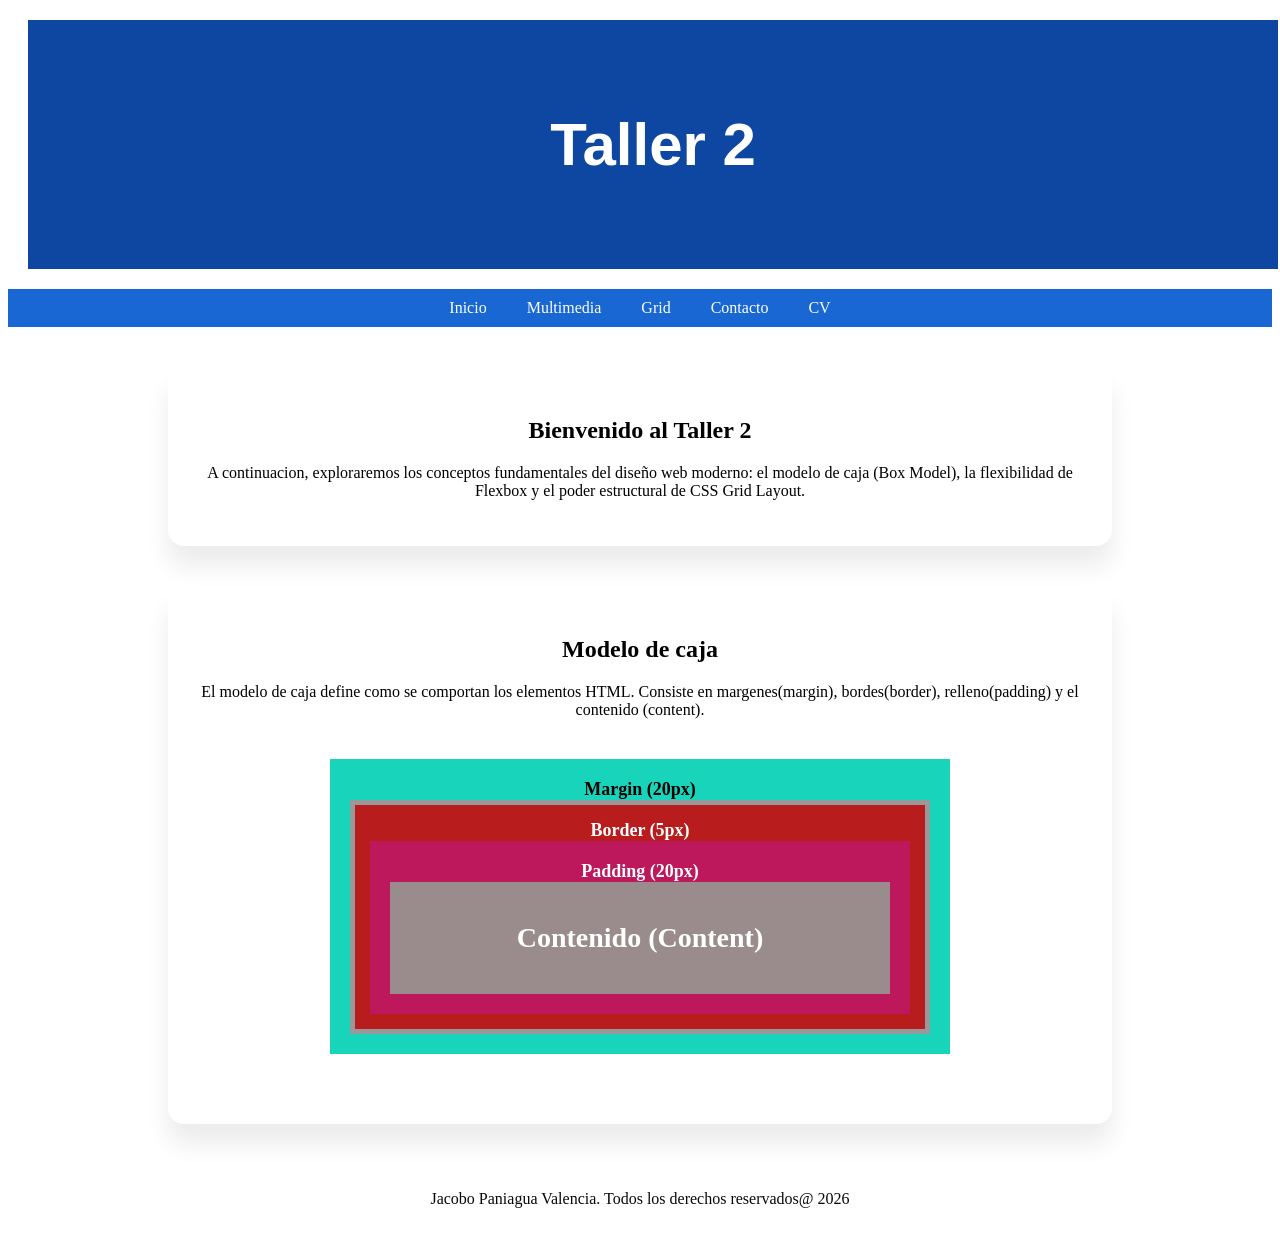
<file: index.html>
<!DOCTYPE html>
<html lang="en">
<head>
    <meta charset="UTF-8">
    <meta name="viewport" content="width=device-width, initial-scale=1.0">
    <title>Taller 2</title>
    <meta charset="UTF-8">
    <!--Favicon-->
    <link rel="shortcut icon" alt="Favicon" href="assets/img/logo.png" type="image/x-icon">
    <!--Meta tags-->
    <meta name="author" content="Jacobo Paniagua">
    <meta name="description" content="Taller 2 de Maquetación web">
    <meta name="keywords" content="TALLER, taller, Taller">
    <!--Optimization tags-->
    <meta name="theme-color" content="#ffffff">
    <meta name="MobileOptimized" content="width"> <!--Se optimizan para dispositivos móviles-->
    <meta name="HandheldFriendly" content="true">
    <meta name="mobile-web-app-capable" content="yes">
    <meta name="apple-mobile-web-app-status-bar-style" content="black-traslucent">
    <!--style sheets-->
    <link rel="stylesheet" alt="stylesheet" href="css/style.css">

</head>
<body>

    <div>
        <container>
            <header>
                <h1>Taller 2</h1>
            </header>
        </container>
    </div>
<!-- 
    <p id="intro">Welcome to CSS selector</p>
    <p>This is a normal paragraph.</p>
    <p class="highlights">This paragraph is highlighted.</p>
-->
    <nav>
        <ul class="hola">
            <li><a href='index.html'>Inicio</a></li>
            <li><a href='audio.html'>Multimedia</a></li>
            <li><a href='grid.html'>Grid</a></li>
            <li><a href='contacto.html'>Contacto</a></li>
            <li><a href='index_cv.html'>CV</a></li>
        </ul>
    </nav>      
   

    <main class="main-content-0">
        <article> 
            
            <h2>Bienvenido al Taller 2</h2>
            <p>A continuacion, exploraremos los conceptos fundamentales del diseño web moderno: el modelo de caja (Box Model), la flexibilidad de Flexbox y el poder estructural de CSS Grid Layout.</p>
        </article>
    </main>

    <main class="main-content-2">
        <article>
        <h2>Modelo de caja</h2>
       <p>El modelo de caja define como se comportan los elementos HTML. Consiste en margenes(margin), bordes(border), relleno(padding) y el contenido (content).</p>
        </article>
        
     <div class="box-model">
        
    <div class="margin">
        Margin (20px)

        <div class="border">
            Border (5px)

            <div class="padding">
                Padding (20px)

                <div class="content">
                    Contenido (Content)
                </div>

            </div>
        </div>
    </div>

</div>
    </main>

    

    <footer>
        <p> Jacobo Paniagua Valencia. Todos los derechos reservados@ 2026</p>
    </footer>

</body>
</html>
</file>
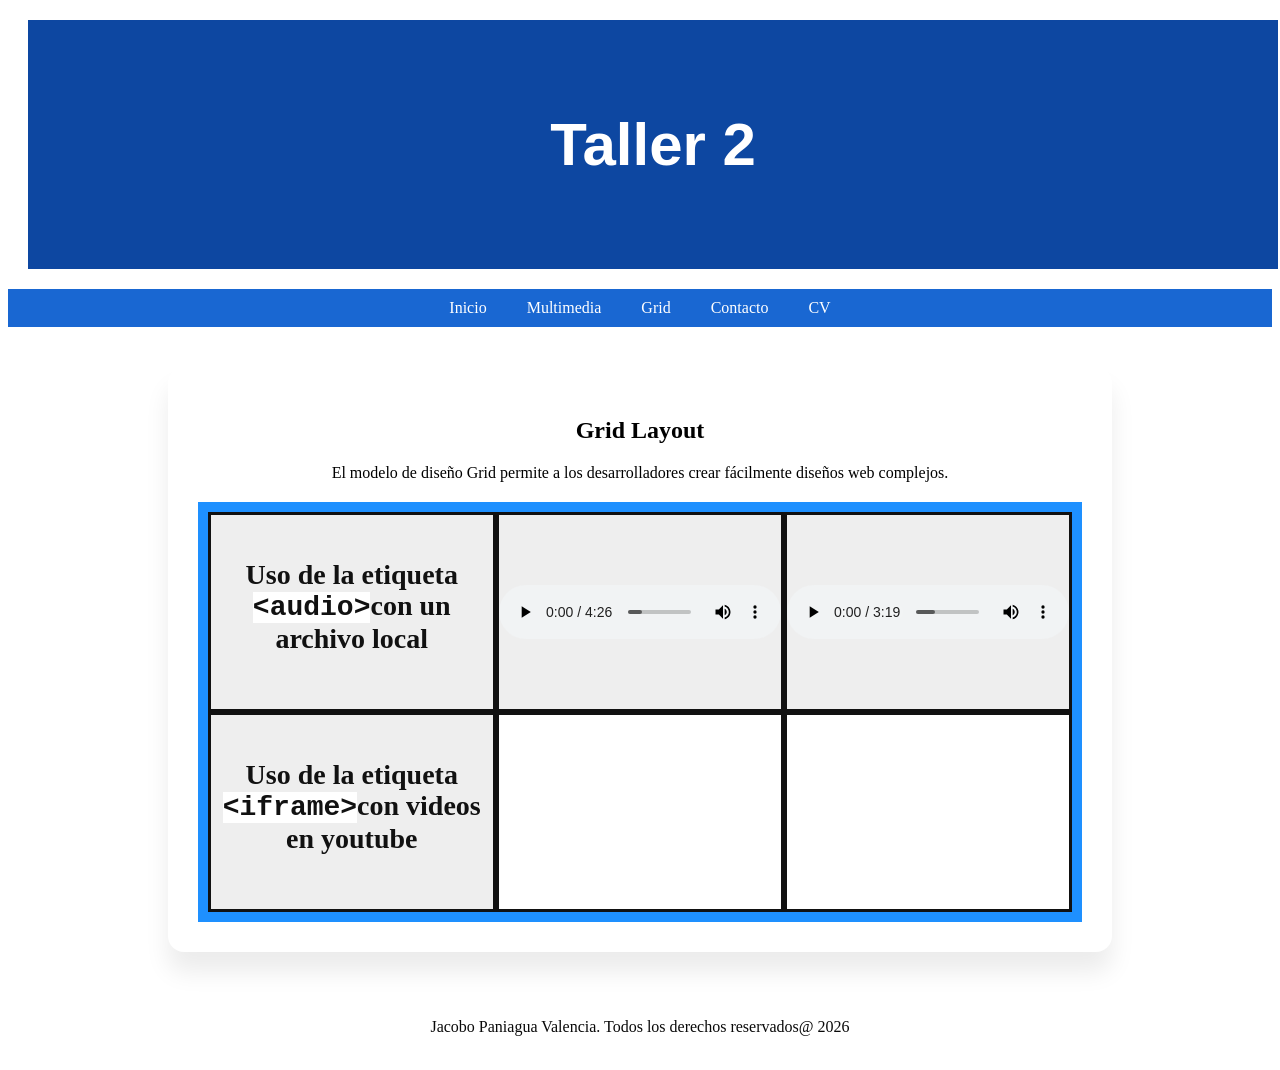
<file: audio.html>
<!DOCTYPE html>
<html lang="en">
<head>
    <meta charset="UTF-8">
    <meta name="viewport" content="width=device-width, initial-scale=1.0">
    <title>Document</title>
    <link rel="shortcut icon" alt="Favicon" href="img/logo.png" type="image/x-icon">
    <meta name="author" content="Jacobo Paniagua Valencia">
    <meta name="description" content="Taller 2 de Maquetación web">
    <meta name="keywords" content="TALLER, taller, Taller">
    <meta name="theme-color" content="#ffffff">
    <meta name="MobileOptimized" content="width"> <meta name="HandheldFriendly" content="true">
    <meta name="mobile-web-app-capable" content="yes">
    <meta name="apple-mobile-web-app-status-bar-style" content="black-translucent">
    <link class="elemento" rel="stylesheet" alt="stylesheet" href="css/style.css">
</head>
<body>

    <div>
        <container>
            <header>
                <h1>Taller 2</h1>
            </header>
        </container>
    </div>

    <nav>
        <ul class="hola">
            <li><a href='index.html'>Inicio</a></li>
            <li><a href='audio.html'>Multimedia</a></li>
            <li><a href='grid.html'>Grid</a></li>
            <li><a href='contacto.html'>Contacto</a></li>
            <li><a href='index_cv.html'>CV</a></li>
        </ul>
    </nav>      
   
    <main class="main-content-1">
        
    </main>

    <section class="grid-section">
        <h2>Grid Layout</h2>
        <p style="text-align:center; max-width:70%; margin:0 auto 20px;">El modelo de diseño Grid permite a los desarrolladores crear fácilmente diseños web complejos.</p>

        <div class="grid-container">
            <div class="item item1"> 
                <article class="article">
            <h2>Uso de la etiqueta <code>&lt;audio&gt;</code>con un archivo local</h2>
        
        </article>
            </div>
            
            <div class="item item2"><audio controls autoplay>
                <source src="audio/wun.mp3" type="audio/mpeg">
                Tu navegador no soporta la etiqueta de audio.
            </audio>
            </div>

            <div class="item item3"><audio controls>
                <source src="audio/vamoacochi.mp3" type="audio/mpeg">
                Tu navegador no soporta la etiqueta de audio.
            </audio>
        </div>
            <div class="item item4"><h2>Uso de la etiqueta <code>&lt;iframe&gt;</code>con videos en youtube</h2></div>
            <div class="item item5">
            <iframe 
            width="100%" 
            height="100%" 
            src="https://www.youtube.com/embed/tz1xZ7cCB74" 
                title="Video intro serie de Spider-Man"
            frameborder="0" 
            allowfullscreen>
    </iframe>
            </div>
            
            <div class="item item6">
            <iframe 
            width="100%" 
            height="100%" 
            src="https://www.youtube.com/embed/rrmUk2YUm14" 
                title="Video intro serie de Batman"
            frameborder="0" 
            allowfullscreen>
    </iframe>
            </div>
        </div>
    </section>

    <footer>
        <p> Jacobo Paniagua Valencia. Todos los derechos reservados@ 2026</p>
    </footer>
    
</body>
</html>
</file>
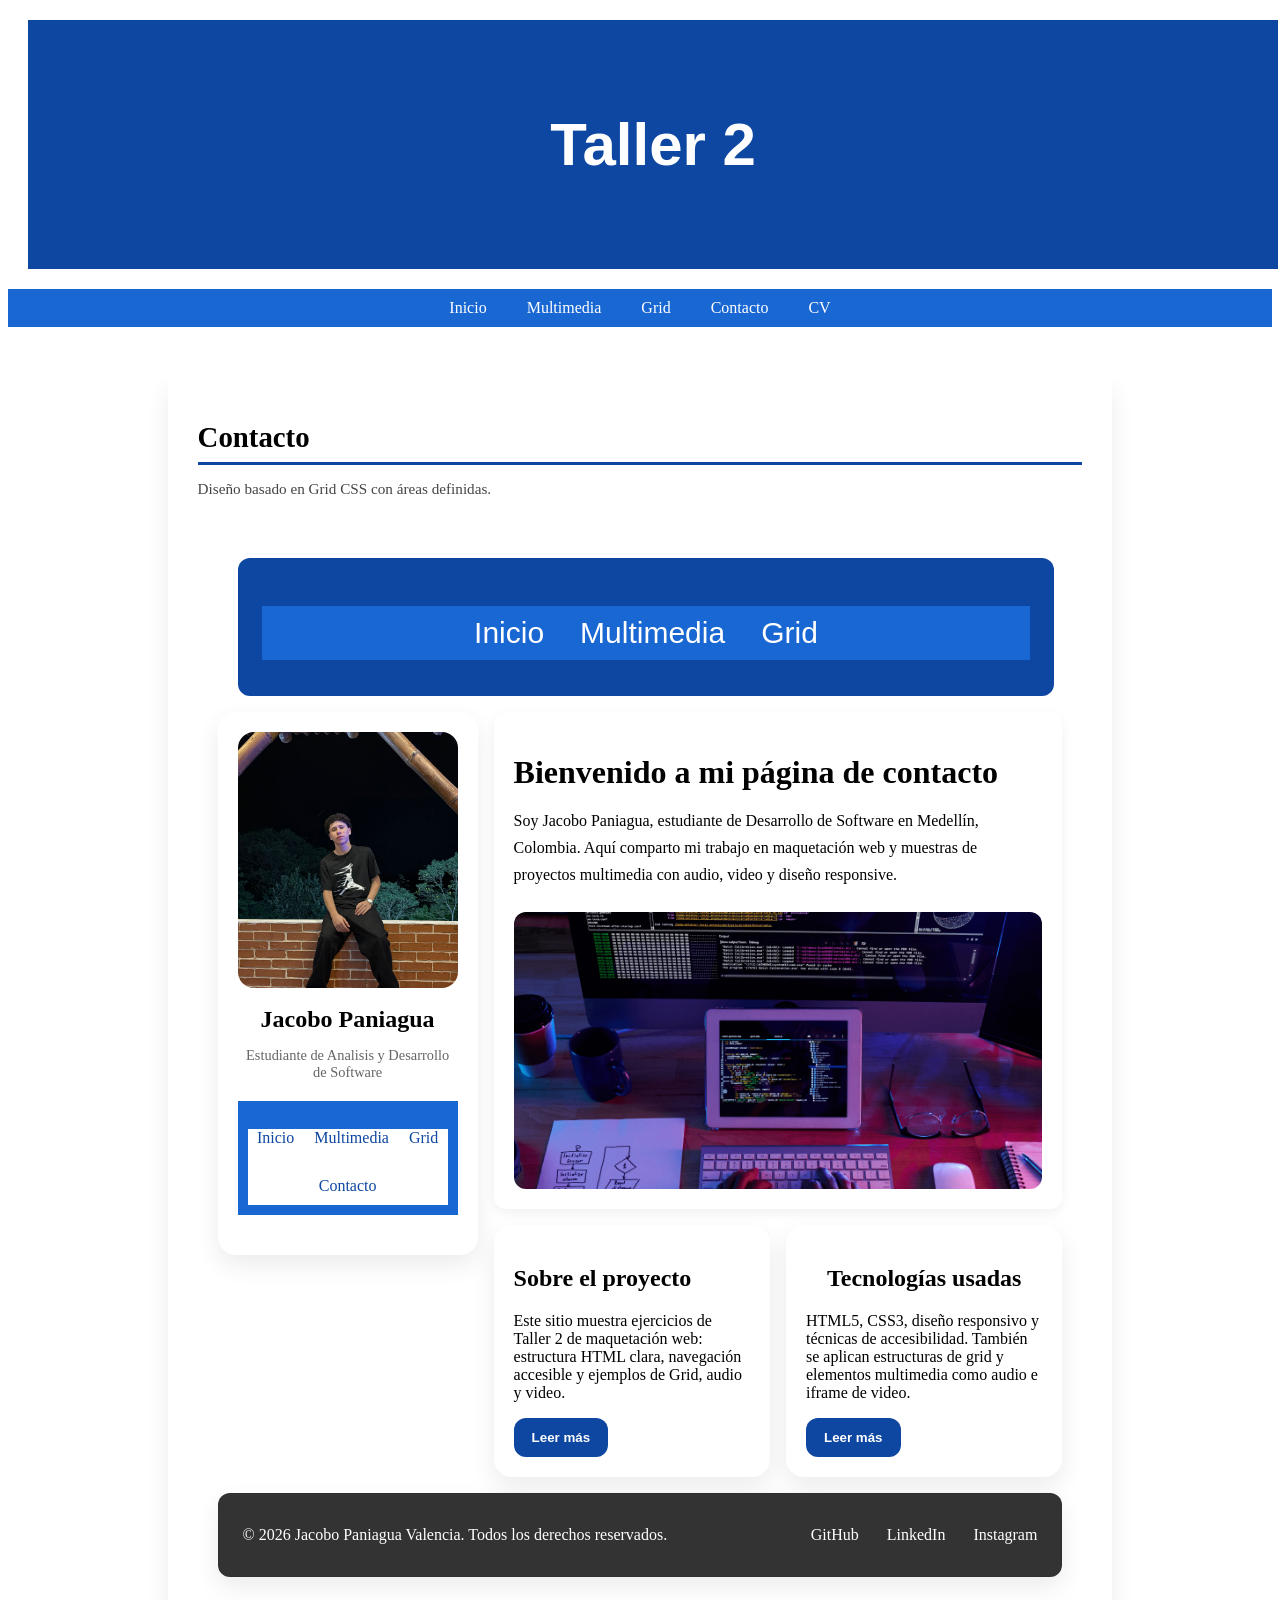
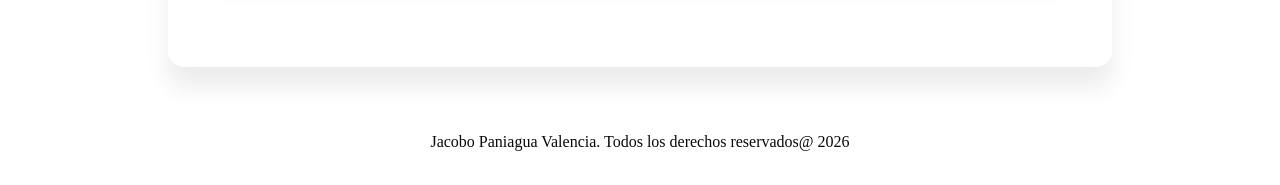
<file: contacto.html>
<!DOCTYPE html>
<html lang="en">
<head>
    <meta charset="UTF-8">
    <meta name="viewport" content="width=device-width, initial-scale=1.0">
    <title>Contacto - Taller 2</title>
    <link rel="shortcut icon" alt="Favicon" href="assets/img/logo.png" type="image/x-icon">
    <meta name="author" content="Jacobo Paniagua Valencia">
    <meta name="description" content="Taller 2 de Maquetación web">
    <link rel="stylesheet" href="css/style.css">
</head>
<body>

    <div>
        <container>
            <header>
                <h1>Taller 2</h1>
            </header>
        </container>
    </div>

    <nav>
        <ul class="hola">
            <li><a href='index.html'>Inicio</a></li>
            <li><a href='audio.html'>Multimedia</a></li>
            <li><a href='grid.html'>Grid</a></li>
            <li><a href='contacto.html'>Contacto</a></li>
            <li><a href='index_cv.html'>CV</a></li>
        </ul>
    </nav>

    <div class="grid-caja">
        <h2 class="grid-title">Contacto</h2>
        <p class="grid-description">Diseño basado en Grid CSS con áreas definidas.</p>

        <div class="contact-grid">

            <header class="contact-area contact-area-header">
                <span class="contact-brand"></span>
                <nav class="contact-nav">
                    <ul>
                        <li><a href="index.html">Inicio</a></li>
                        <li><a href="audio.html">Multimedia</a></li>
                        <li><a href="grid.html">Grid</a></li>
                    </ul>
                </nav>
            </header>

            <aside class="contact-area contact-aside">
                <div class="profile-card">
                    <img src="img/SenaLogo.jpeg" alt="Foto de perfil">
                    <h2>Jacobo Paniagua</h2>
                    <p style="text-align:center; font-size:0.9rem; color:#666;">Estudiante de Analisis y Desarrollo de Software</p>
                    <nav class="aside-menu">
                        <ul>
                            <li><a href="index.html">Inicio</a></li>
                            <li><a href="audio.html">Multimedia</a></li>
                            <li><a href="grid.html">Grid</a></li>
                            <li><a href="contacto.html">Contacto</a></li>
                        </ul>
                    </nav>
                </div>
            </aside>

            <main class="contact-area contact-main">
                <h1>Bienvenido a mi página de contacto</h1>
                <p>Soy Jacobo Paniagua, estudiante de Desarrollo de Software en Medellín, Colombia. Aquí comparto mi trabajo en maquetación web y muestras de proyectos multimedia con audio, video y diseño responsive.</p>
                <img src="img/DDWimg.png" alt="Pantalla con diseño web moderno">
            </main>

            <section class="contact-area card-one">
                <div class="info-card">
                    <h1>Sobre el proyecto</h1>
                    <p>Este sitio muestra ejercicios de Taller 2 de maquetación web: estructura HTML clara, navegación accesible y ejemplos de Grid, audio y video.</p>
                    <button>Leer más</button>
                </div>
            </section>

            <section class="contact-area card-two">
                <div class="info-card">
                    <h2>Tecnologías usadas</h2>
                    <p>HTML5, CSS3, diseño responsivo y técnicas de accesibilidad. También se aplican estructuras de grid y elementos multimedia como audio e iframe de video.</p>
                    <button>Leer más</button>
                </div>
            </section>

            <footer class="contact-area contact-footer">
                <p>© 2026 Jacobo Paniagua Valencia. Todos los derechos reservados.</p>
                <div class="footer-social">
                    <a href="#">GitHub</a>
                    <a href="#">LinkedIn</a>
                    <a href="#">Instagram</a>
                </div>
            </footer>

        </div>
    </div>

    <footer>
        <p>Jacobo Paniagua Valencia. Todos los derechos reservados@ 2026</p>
    </footer>

</body>
</html>
</file>
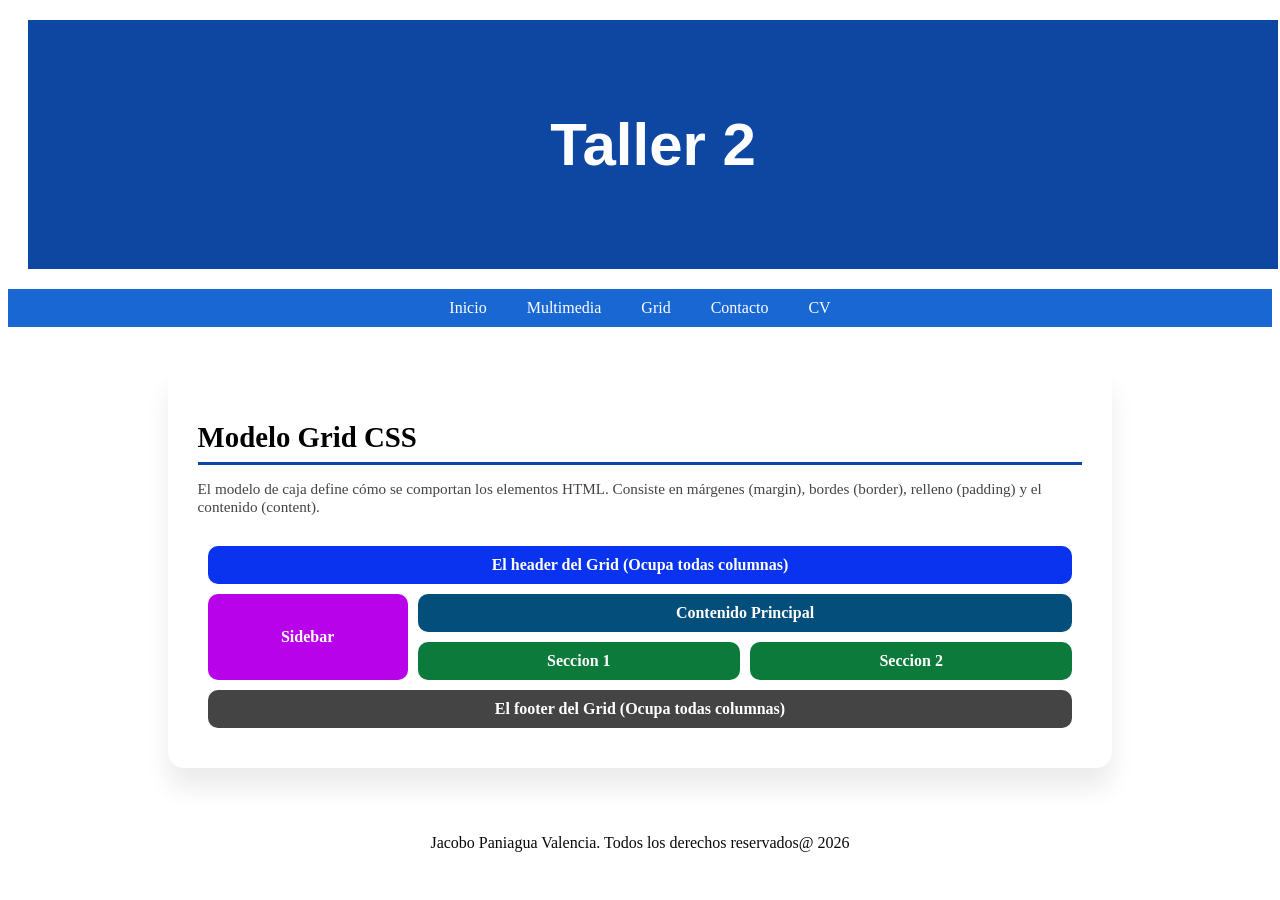
<file: grid.html>
<!DOCTYPE html>
<html lang="en">
<head>
    <meta charset="UTF-8">
    <meta name="viewport" content="width=device-width, initial-scale=1.0">
    <title>Document</title>
    <meta charset="UTF-8">
    <!--Favicon-->
    <link rel="shortcut icon" alt="Favicon" href="assets/img/logo.png" type="image/x-icon">
    <!--Meta tags-->
    <meta name="author" content="Jacobo Paniagua Valencia">
    <meta name="description" content="Taller 2 de Maquetación web">
    <meta name="keywords" content="TALLER, taller, Taller">
    <!--Optimization tags-->
    <meta name="theme-color" content="#ffffff">
    <meta name="MobileOptimized" content="width"> <!--Se optimizan para dispositivos móviles-->
    <meta name="HandheldFriendly" content="true">
    <meta name="mobile-web-app-capable" content="yes">
    <meta name="apple-mobile-web-app-status-bar-style" content="black-traslucent">
    <!--style sheets-->
    <link rel="stylesheet" alt="stylesheet" href="css/style.css">

</head>
<body>

    <div>
        <container>
            <header class="page-header">
                <h1>Taller 2</h1>
            </header>
        </container>
    </div>

    <nav>
        <ul class="hola">
            <li><a href='index.html'>Inicio</a></li>
            <li><a href='audio.html'>Multimedia</a></li>
            <li><a href='grid.html'>Grid</a></li>
            <li><a href='contacto.html'>Contacto</a></li>
            <li><a href='index_cv.html'>CV</a></li>
        </ul>
    </nav>      
   
    <main class="Modelo Grid Css">
        
    </main>
<div class="grid-caja">
    <h2 class="grid-title">Modelo Grid CSS</h2>
    <p class="grid-description">El modelo de caja define cómo se comportan los elementos HTML. Consiste en márgenes (margin), bordes (border), relleno (padding) y el contenido (content).</p>

<div class="grid-container2">
<section class="grid">
    <div class="grid-cell header-cell">El header del Grid (Ocupa todas columnas)</div>
    <div class="grid-cell aside-cell">Sidebar</div>
    <div class="grid-cell main-cell">Contenido Principal</div>
    <div class="grid-cell section-cell section1">Seccion 1</div>
    <div class="grid-cell section-cell section2">Seccion 2</div>
    <div class="grid-cell footer-cell">El footer del Grid (Ocupa todas columnas)</div>
        </section>
    </div>
</div>
    

    <footer>
        <p> Jacobo Paniagua Valencia. Todos los derechos reservados@ 2026</p>
    </footer>

</body>
</html>
</file>
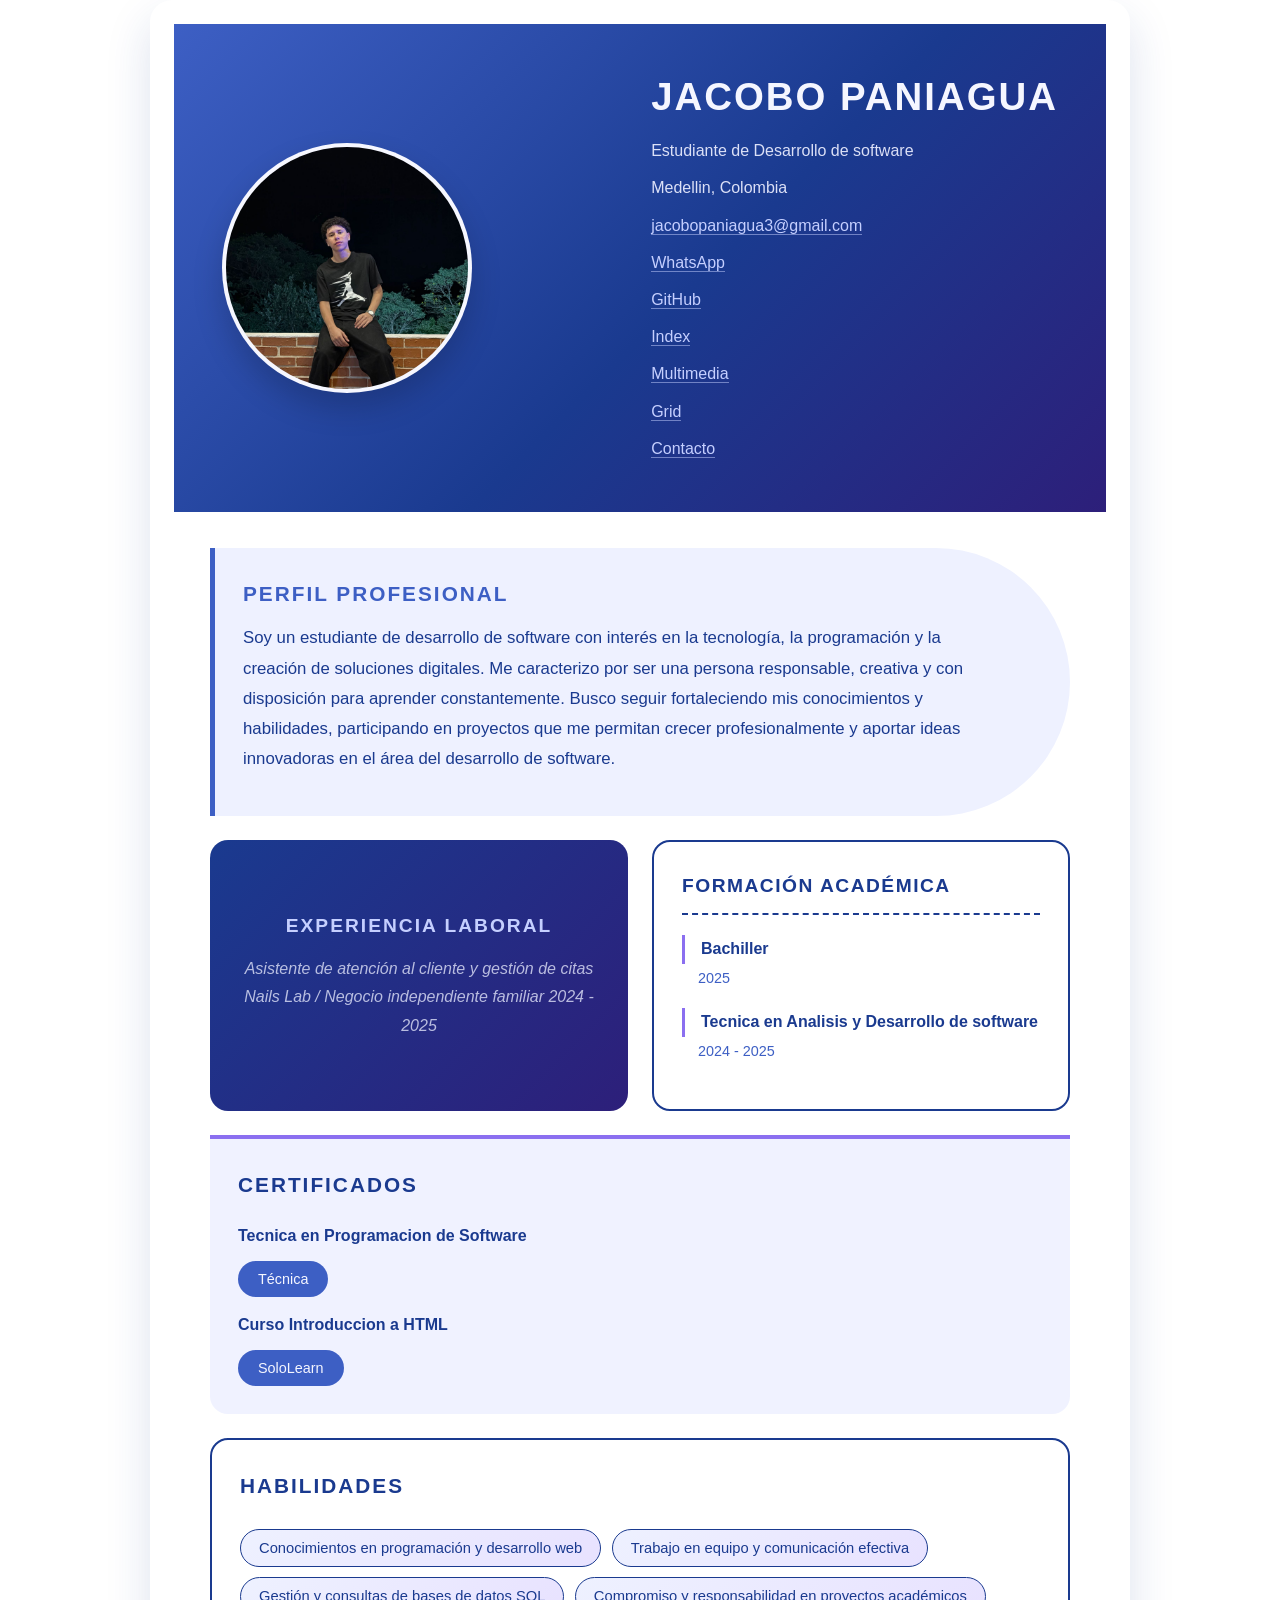
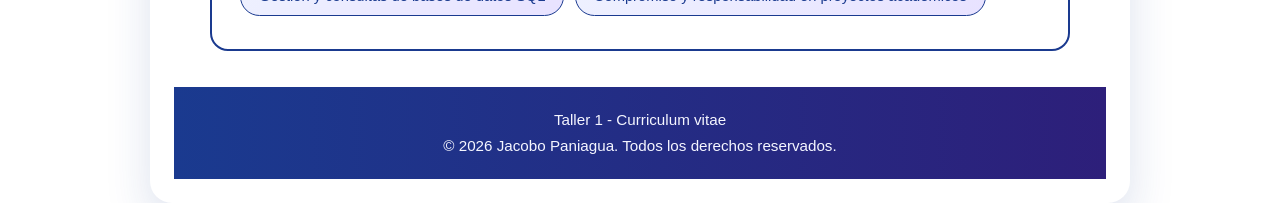
<file: index_cv.html>
<!DOCTYPE html>
<html lang="en">

<head>
    <meta charset="UTF-8">
    <meta name="viewport" content="width=device-width, initial-scale=1.0">
    <title>CV</title>
    <link rel="shortcut icon" alt="Favicon" href="img/CV.png" type="image/x-icon">
    <!--Meta tags-->
    <meta name="author" content="Jacobo Paniagua">
    <meta name="description" content="Taller 1 de Maquetación web">
    <meta name="keywords" content="TALLER, taller, Taller">
    <!--Optimization tags-->
    <!-- meta [name content]*5-->
    <meta name="theme-color" content="#ffffff">
    <meta name="MobileOptimized" content="width"> <!--Se optimizan para dispositivos móviles-->
    <meta name="HandheldFriendly" content="true">
    <meta name="mobile-web-app-capable" content="yes">
    <meta name="apple-mobile-web-app-status-bar-style" content="black-traslucent">
    <!--style sheets-->
    <link rel="stylesheet" href="css/style_cv.css">
    <style>
        
    </style>

</head>

<body class="container-cv">
    <header>

        <img class="logo-bienvenida" src="img/SenaLogo.jpeg" alt="GIF de bienvenida" style="width: 250px; height: 250px; "> 
        <div class="header-txt">
            <h2 class="nombre">Jacobo Paniagua</h2>
            <p class="programa">Estudiante de Desarrollo de software</p>
            <div class="">
                <p>Medellin, Colombia</p>
                <p><a href="mailto:jacobopaniagua3@gmail.com" 
                    target="_blank">jacobopaniagua3@gmail.com</a></p>
                <p><a href="https://wa.me/+573337482727" 
                    target="_blank">WhatsApp</a></p>
                <p><a href="https://github.com/Mi-Usuario/" 
                    target="_blank">GitHub</a></p>
                <p><a href="index.html" 
                    >Index</a></p>
                <p><a href="audio.html"
                    >Multimedia</a></p>
                <p><a href="grid.html" 
                    >Grid</a></p>
                 <p><a href="contacto.html" 
                    >Contacto</a></p>
                
            </div>
        </div>
    </header>

</body>

    <main>
        <section class="profile">
            <h1>Perfil profesional</h1>
            <p>Soy un estudiante de desarrollo de software con interés en la tecnología, la programación y la creación de 
                soluciones digitales. Me caracterizo por ser una persona responsable, creativa y con disposición para aprender 
                constantemente. Busco seguir fortaleciendo mis conocimientos y habilidades, participando en proyectos que me permitan 
                crecer profesionalmente y aportar ideas innovadoras en el área del desarrollo de software.</p>
            <!--Profile Section-->

        </section> 
        <section class="experience">
            <h1>Experiencia laboral </h1>
            <p>Asistente de atención al cliente y gestión de citas Nails Lab / Negocio independiente familiar 2024 - 2025
</p>

            <!--Experience Section-->

        </section>
        <section class="education">
            <h1>Formación académica</h1>
            <p class="NegritaTitulo">Bachiller</p>
            <p class="Negrita">2025</p>
            <p class="NegritaTitulo">Tecnica en Analisis y Desarrollo de software </p>
            <p class="Negrita">2024 - 2025</p>

            <!--Education Section-->

        </section>
        <section class="certificate">
            <h1>Certificados</h1>
            <h2 class="NegritaTitulo">Tecnica en Programacion de Software</h2>
            
            <button class="BotonCertificado" onclick="window.open('docs/Certificado_TecnicaSena.pdf', '_blank')">Técnica</button>
            <h3 class="NegritaTitulo">Curso Introduccion a HTML</h3>
            <button class="BotonCertificado" onclick="window.open('docs/Certificado_IntroduccionHTML.pdf', '_blank')">SoloLearn</button>
            <!--Certificate Section-->
            
        </section>
        <section class="skill">
            <h1>Habilidades</h1>
                <p>Conocimientos en programación y desarrollo web</p>
                <p>Trabajo en equipo y comunicación efectiva</p>
                <p>Gestión y consultas de bases de datos SQL</p>
                <p>Compromiso y responsabilidad en proyectos académicos</p>
            <!--Skill Section-->

        </section>
    </main>

    <footer>
        <p>Taller 1 - Curriculum vitae</p>
        <p >&copy; 2026 Jacobo Paniagua. Todos los derechos reservados.</p>
    </footer>
</html>
</file>
<file: css/style.css>
:root{
    --font-family:arial;
    --primary-color:rgb(13, 71, 161);
    --secondary-color: rgb(255, 255, 255);
    --font-size: 20px;

}

header{
    width: 91%;
    border: 15px;
    padding: 50px;
    margin: 20px;
    margin-bottom: 0px;
    font-size: 30px;
    color: white;
    font-family: var(--font-family);
    text-align: center;
    background-color: var(--primary-color);

}

header h1{
    background-color: var(--primary-color);
}

        *{
            background-color: var(--secondary-color)
        }
        nav ul {
            
            display: flex;
            justify-content: center;
            list-style: none;
            padding: 0;
            margin: 0 auto;
            gap: 20px;
            flex-wrap: wrap;
        }

        nav li {
            flex: 0 1 auto;    
            justify-content: center;
            text-align: center;
            background-color: transparent;
            
        }

        .boton1{
            background-color: var(--primary-color);
            color: white;
            border-radius: 5px;
            padding: 10px;
            border: 2px solid rgba(33, 91, 130, 0.1);
            border-radius: 15px;
            box-shadow: 0 10px 20px rgba(33, 91, 130, 0.1);
            text-align: center;
            flex: 1;
            min-width: 250px;

        }

        footer{
            background-color: rgb(255, 255, 255);
            color: rgb(9, 9, 9);
            text-align: center;
            padding: 10px;
        }

        article h2{
            text-align: center;
        }
       
        .hola{
           
            display: flex;
            align-items: center;
            background-color: transparent;

        }

        .hola li {
            background-color: transparent;
        }

        .hola a{
            padding: 10px;
            color: white;
            text-decoration: none;
            background-color: transparent;
            border-radius: 5px;
        }

        a {
            color: var(--primary-color);
            text-decoration: underline;
            background-color: transparent;
        }

        a:visited {
            color: var(--primary-color);
        }

nav{
    width: 100%;
    border: 15px;
    padding: 10px;
    margin: 20px 0;
    background-color: rgb(25, 103, 210);
    box-sizing: border-box;
}

article p{
    text-align: center;
}

.box-model{
    width: 70%;
    margin: 40px auto;
}


.margin{
    background: #17d4bb;
    padding: 20px;
    text-align: center;
    font-weight: bold;
    font-size: 18px;
    color: #000;
}


.border{
    background: #b91c1c;
    border: 5px solid #999;
    padding: 15px;
    color: white;
}


.padding{
    background: #be185d;
    padding: 20px;
    color: white;
}


.content{
    background: rgb(154, 140, 140);
    padding: 40px;
    font-size: 28px;
    color: white;
    font-weight: bold;
}

.main-content-0{
    width: 70%;
    margin: 40px auto;
    background-color: #fff;
    border-radius: 16px;
    padding: 30px;
    box-shadow: 0 20px 24px rgba(0, 0, 0, 0.08);
}

.main-content-2{
    width: 70%;
    margin: 40px auto;
    background-color: #fff;
    border-radius: 16px;
    padding: 30px;
    box-shadow: 0 20px 24px rgba(0, 0, 0, 0.08);
}

h2{
    text-align: center;
}

.grid-section{
    width: 70%;
    margin: 40px auto;
    background-color: #fff;
    border-radius: 16px;
    padding: 30px;
    box-shadow: 0 20px 24px rgba(0, 0, 0, 0.08);
}

.grid-container{
    display: grid;
    grid-template-columns: 1fr 1fr 1fr;
    grid-template-rows: 200px 200px;
    grid-template-areas: "a b c" "d e f";
    gap: 0;
    background: #1e90ff; 
    padding: 10px;
    box-sizing: border-box;
}
.grid-container2{
    display: grid;
    gap: 0;
    padding: 10px;
}

.item{
    background: #eee;
    border: 3px solid #111;
    display: flex;
    align-items: center;
    justify-content: center;
    font-size: 30px;
    font-weight: 200;
    color: #111;
    box-sizing: border-box;
    overflow: hidden;
}

.item1{
    grid-area: a;
    padding: 10px;
}

.item .article{
    width: 100%;
    max-width: 100%;
    margin: 0;
    box-sizing: border-box;
}

.item h2{
    margin: 0 0 10px 0;
    padding: 0 8px;
    font-size: 28px;
    line-height: 1.1;
    text-align: center;
}
.item2{ grid-area: b; }
.item3{ grid-area: c; }
.item4{ grid-area: d; }
.item5{ grid-area: e; }
.item6{ grid-area: f; }
.item6{ grid-area: f; }

@media (max-width: 800px){
    .grid-container{
        grid-template-columns: 1fr;
        grid-template-areas: "a" "b" "c" "d" "e";
        grid-template-rows: repeat(5, 100px);
    }
    .item{ font-size: 36px; }
}


.grid{
    margin-top: var;
    display: grid;
    grid-template-columns: 200px 1fr 1fr;
    grid-template-rows: auto 1fr auto auto;
    gap: 10px;
    

}

.grid-caja {
    width: 70%;
    margin: 40px auto;
    background-color: #fff;
    border-radius: 16px;
    padding: 30px;
    box-shadow: 0 20px 24px rgba(0, 0, 0, 0.08);
}

.grid-title {
    text-align: left;
    font-size: 1.8rem;
    margin-bottom: 8px;
    border-bottom: 3px solid var(--primary-color);
    padding-bottom: 8px;
}

.grid-description {
    text-align: left;
    margin-bottom: 20px;
    color: #444;
    font-size: 0.95rem;
}
.grid-cell {
    background-color: var(--secondary-color);
    color: var(--secondary-color);
    padding: 10px;
    border-radius: 10px;
    text-align: center;
    font-weight: bold;
    display: flex;
    justify-content: center;
    align-items: center;

}

.header-cell{ background-color:#0933ee; min-height: 0px;grid-column: 1 / -1;}
.aside-cell{ background-color:#b803ea; min-height: 0px; grid-row: 2 / 4; grid-column: 1 / 2;}
.main-cell{ background-color:#044e7c; min-height: 0px;   grid-column: 2 / 4; color: #ffffff;}
.section-cell{ background-color:#0b7a3a; min-height: 0px; color: #ffffff; }
.section1 { grid-column: 2 / 3; grid-row: 3; color: #ffffff; }
.section2 { grid-column: 3 / 4; grid-row: 3; color: #ffffff; }
.footer-cell{ background-color:#444; min-height: 0px; grid-column: 1 / -1;}

@media (min-width: 650px){
    multimedia-grid{
        grid-template-columns: repeat(2,1fr);
    }
}


.grid{
grid-template-columns: 200px 1fr 1fr;
grid-template-rows: auto 1fr auto auto;


}

.item article,
.item h2,
.item audio,
.item p,
.article {
    background-color: transparent;
}

/* Contact page styles */
.contact-header{
    display: flex;
    flex-wrap: wrap;
    align-items: center;
    justify-content: space-between;
    gap: 16px;
    padding: 20px;
    background-color: var(--primary-color);
    color: #000;
}

.contact-brand{
    font-size: 1.8rem;
    font-weight: bold;
}

.contact-nav ul{
    display: flex;
    flex-wrap: wrap;
    gap: 16px;
    list-style: none;
    padding: 0;
    margin: 0;
}

.contact-nav a{
    color: white;
    text-decoration: none;
    padding: 8px 14px;
    border-radius: 10px;
    transition: background 0.2s ease;
}

.contact-nav a:hover{
    background: rgba(255,255,255,0.6);
}

.contact-grid{
    display: grid;
    grid-template-areas:
        "aside main main"
        "aside section1 section2"
        "footer footer footer";
    grid-template-columns: 280px 1fr 1fr;
    gap: 20px;
    max-width: 1200px;
    margin: 0 auto 40px;
    padding: 20px;
}

.contact-aside{grid-area: aside;}
.contact-main{grid-area: main;}
.card-one{grid-area: section1;}
.card-two{grid-area: section2;}
.contact-footer{grid-area: footer;}

.profile-card,
.info-card,
.contact-footer{
    background: #fff;
    border-radius: 18px;
    padding: 20px;
    box-shadow: 0 10px 24px rgba(0, 0, 0, 0.08);
}

.profile-card img,
.contact-main img{
    width: 100%;
    max-width: 100%;
    height: auto;
    border-radius: 16px;
    display: block;
}

.profile-card h2,
.info-card h3{
    margin: 18px 0 10px;
}

.aside-menu ul{
    list-style: none;
    padding: 0;
    margin: 18px 0 0;
}

.aside-menu li{
    margin-bottom: 10px;
}

.aside-menu a{
    color: var(--primary-color);
    text-decoration: none;
}

.contact-main h1{
    margin-bottom: 16px;
}

.contact-main p{
    margin-bottom: 24px;
    line-height: 1.7;
}

.info-card button{
    display: inline-block;
    background-color: var(--primary-color);
    color: white;
    border: none;
    padding: 12px 18px;
    border-radius: 12px;
    cursor: pointer;
    font-weight: bold;
}

.contact-footer{
    display: flex;
    flex-wrap: wrap;
    justify-content: space-between;
    align-items: center;
    gap: 12px;
    border: 1px solid rgba(0,0,0,0.08);
}

.footer-social{
    display: flex;
    gap: 16px;
    background: transparent !important;
}

.footer-social a{
    color: white !important;
    text-decoration: none;
    background: transparent !important;
}

.contact-footer a {
    color: white !important;
    background: transparent !important;
}

@media (max-width: 900px){
    .contact-grid{
        grid-template-areas:
            "aside"
            "main"
            "section1"
            "section2"
            "footer";
        grid-template-columns: 1fr;
    }
}

.contact-grid {
    display: grid;
    grid-template-areas:
        "header header header"
        "aside  main   main"
        "aside  sec1   sec2"
        "footer footer footer";
    grid-template-columns: 260px 1fr 1fr;
    grid-template-rows: auto auto auto auto;
    gap: 16px;
}

.contact-area-header {
    grid-area: header;
    background-color: var(--primary-color);
    color: white;
    border-radius: 12px;
    padding: 16px 24px;
    display: flex;
    align-items: center;
    justify-content: space-between;
    flex-wrap: wrap;
    gap: 12px;
}

.contact-area-header .contact-brand {
    font-size: 1.4rem;
    font-weight: bold;
    color: white;
    background: transparent;
}

.contact-area-header nav ul {
    display: flex;
    gap: 12px;
    list-style: none;
    padding: 0;
    margin: 0;
    background: transparent;
}

.contact-area-header nav ul li {
    background: transparent;
}

.contact-area-header nav a {
    color: white;
    text-decoration: none;
    background: transparent;
    padding: 6px 12px;
    border-radius: 8px;
}

.contact-area-header nav a:hover {
    background: rgba(255,255,255,0.2);
}

.contact-aside {
    grid-area: aside;
}

.contact-main {
    grid-area: main;
    background: #fff;
    border-radius: 12px;
    padding: 20px;
    box-shadow: 0 4px 12px rgba(0,0,0,0.06);
}

.contact-main img {
    width: 100%;
    max-width: 100%;
    height: auto;
    border-radius: 12px;
    margin-top: 16px;
    display: block;
}

.card-one { grid-area: sec1; }
.card-two { grid-area: sec2; }

.contact-footer {
    grid-area: footer;
    background-color: #333;
    color: white;
    border-radius: 12px;
    padding: 16px 24px;
    display: flex;
    justify-content: space-between;
    align-items: center;
    flex-wrap: wrap;
    gap: 12px;
}

.contact-footer p,
.contact-footer a {
    color: white;
    background: transparent;
}

.contact-footer a {
    text-decoration: none;
    margin-left: 12px;
}

.contact-footer a:hover {
    text-decoration: underline;
}

@media (max-width: 900px) {
    .contact-grid {
       
        grid-template-columns: 1fr;
    }
}
</file>
<file: css/style_cv.css>
:root {
    --primary-color: #1a3a8f;
    --secondary-color: #3d5fc4;
    --text-color-1: #0e0e1a;
    --text-color-2: #f5f6ff;
    --accent-color: #8b6ff0;
    --bg-color: #f0f2ff;
    --surface-color: #ffffff;
    --shadow-color: rgba(26, 58, 143, 0.15);
    --border-radius: 22px;
    --font-family: 'Segoe UI', Tahoma, Geneva, Verdana, sans-serif;
}

* {
    box-sizing: border-box;
    margin: 0;
    padding: 0;
}

body {
    font-family: var(--font-family);
    line-height: 1.7;
    color: var(--text-color-1);
    background-color: var(--bg-color);
    padding: 24px;
}

.container-cv {
    max-width: 980px;
    margin: 0 auto;
    background: var(--surface-color);
    border-radius: var(--border-radius);
    box-shadow: 0 20px 45px var(--shadow-color);
    
}

header {
    background: linear-gradient(135deg, #3d5fc4, #1a3a8f 55%, #2d1f7a);
    color: var(--text-color-2);
    padding: 40px 32px;
    display: flex;
    flex-direction: column;
    align-items: center;
    gap: 24px;
}

.header-txt {
    max-width: 620px;
}

.logo-bienvenida {
    width: 160px;
    height: 160px;
    border-radius: 50%;
    border: 4px solid rgba(255, 255, 255, 0.35);
    object-fit: cover;
    background-color: var(--bg-color);
    box-shadow: 0 15px 30px rgba(0, 0, 0, 0.18);
}

header h2 {
    font-size: 2.4rem;
    letter-spacing: 2px;
    text-transform: uppercase;
    margin-bottom: 8px;
}

header p,
.header-txt p {
    color: rgba(235, 238, 255, 0.92);
    margin-bottom: 10px;
}

.header-txt a {
    color: #c5cfff;
    text-decoration: none;
    border-bottom: 1px solid rgba(197, 207, 255, 0.5);
    transition: color 0.2s ease, border-color 0.2s ease;
}

.header-txt a:hover {
    color: var(--accent-color);
    border-color: var(--accent-color);
}

main {
    padding: 32px;
    display: grid;
    gap: 24px;
}

section {
    border-radius: 18px;
    padding: 28px;
}

section h1 {
    font-size: 1.6rem;
    color: var(--primary-color);
    margin-bottom: 16px;
}

section p {
    margin-bottom: 14px;
    color: var(--text-color-1);
    line-height: 1.8;
}

.profile {
    background: #eef1ff;
    border-left: 5px solid var(--secondary-color);
    border-radius: 0 180px 180px 0;
    box-shadow: none;
    grid-column: 1 / -1;
}

.profile h1 {
    font-size: 1.3rem;
    text-transform: uppercase;
    letter-spacing: 2px;
    color: var(--secondary-color);
    margin-bottom: 12px;
}

.profile p {
    font-size: 1.05rem;
    color: #1a3a8f;
    max-width: 80ch;
}

.experience {
    background: linear-gradient(135deg, #1a3a8f, #2d1f7a);
    color: var(--text-color-2);
    text-align: center;
    display: flex;
    flex-direction: column;
    align-items: center;
    justify-content: center;
    min-height: 160px;
    border-radius: 18px;
}

.experience h1 {
    color: #c5cfff;
    font-size: 1.2rem;
    text-transform: uppercase;
    letter-spacing: 2px;
    margin-bottom: 12px;
}

.experience p {
    color: rgba(235, 238, 255, 0.75);
    font-style: italic;
    margin: 0;
}

.education {
    background: var(--surface-color);
    border: 2px solid #1a3a8f;
    border-radius: 18px;
    position: relative;
}

.education h1 {
    font-size: 1.2rem;
    text-transform: uppercase;
    letter-spacing: 1.5px;
    color: var(--primary-color);
    margin-bottom: 20px;
    padding-bottom: 10px;
    border-bottom: 2px dashed #1a3a8f;
}

.education p {
    color: var(--text-color-1);
}

.education p.NegritaTitulo {
    font-weight: 700;
    color: var(--primary-color);
    margin-bottom: 2px;
    padding-left: 16px;
    border-left: 3px solid var(--accent-color);
}

.education p.Negrita {
    color: #3d5fc4;
    font-size: 0.9rem;
    padding-left: 16px;
    margin-bottom: 16px;
}

.certificate {
    background: var(--bg-color);
    border: none;
    border-top: 4px solid var(--accent-color);
    border-radius: 0 0 18px 18px;
    grid-column: 1 / -1;
}

.certificate p {
    color: var(--text-color-1);
}

.certificate h1 {
    font-size: 1.3rem;
    text-transform: uppercase;
    letter-spacing: 2px;
    color: var(--primary-color);
    margin-bottom: 20px;
}

.certificate h2.NegritaTitulo,
.certificate h3.NegritaTitulo {
    font-size: 1rem;
    color: #1a3a8f;
    margin-top: 14px;
    margin-bottom: 4px;
}

.skill {
    background: var(--surface-color);
    border: 2px solid #1a3a8f;
    border-radius: 18px;
    grid-column: 1 / -1;
}

.skill h1 {
    font-size: 1.3rem;
    text-transform: uppercase;
    letter-spacing: 2px;
    color: var(--primary-color);
    margin-bottom: 20px;
}

.skill p {
    display: inline-block;
    background: linear-gradient(135deg, #eef1ff, #e8e2ff);
    color: #1a3a8f;
    border: 1px solid #1a3a8f;
    border-radius: 999px;
    padding: 8px 18px;
    margin: 5px 6px 5px 0;
    font-size: 0.92rem;
    line-height: 1.4;
}

.BotonCertificado {
    display: inline-flex;
    align-items: center;
    gap: 8px;
    padding: 10px 20px;
    margin: 8px 8px 0 0;
    background-color: var(--secondary-color);
    color: var(--text-color-2);
    text-decoration: none;
    border-radius: 999px;
    border: none;
    cursor: pointer;
    font-size: 0.9rem;
    transition: transform 0.2s ease, background-color 0.2s ease;
}

.BotonCertificado:hover {
    background-color: #2d1f7a;
    transform: translateY(-2px);
}

footer {
    background: linear-gradient(90deg, #1a3a8f, #2d1f7a);
    text-align: center;
    padding: 20px 16px;
    font-size: 0.95rem;
    color: var(--text-color-2);
}

.NegritaTitulo {
    font-weight: bold;
    font-size: 1em;
}

@media (min-width: 768px) {
    header {
        flex-direction: row;
        align-items: center;
        text-align: left;
        justify-content: space-between;
        padding: 40px 48px;
    }

    .header-txt {
        margin-left: 18px;
    }

    main {
        padding: 36px;
        grid-template-columns: repeat(2, minmax(0, 1fr));
    }

    .profile {
        grid-column: 1 / -1;
    }

    .certificate {
        grid-column: 1 / -1;
    }

    .skill {
        grid-column: 1 / -1;
    }
}

@media (min-width: 1024px) {
    main {
        grid-template-columns: repeat(2, minmax(0, 1fr));
    }
}
</file>
